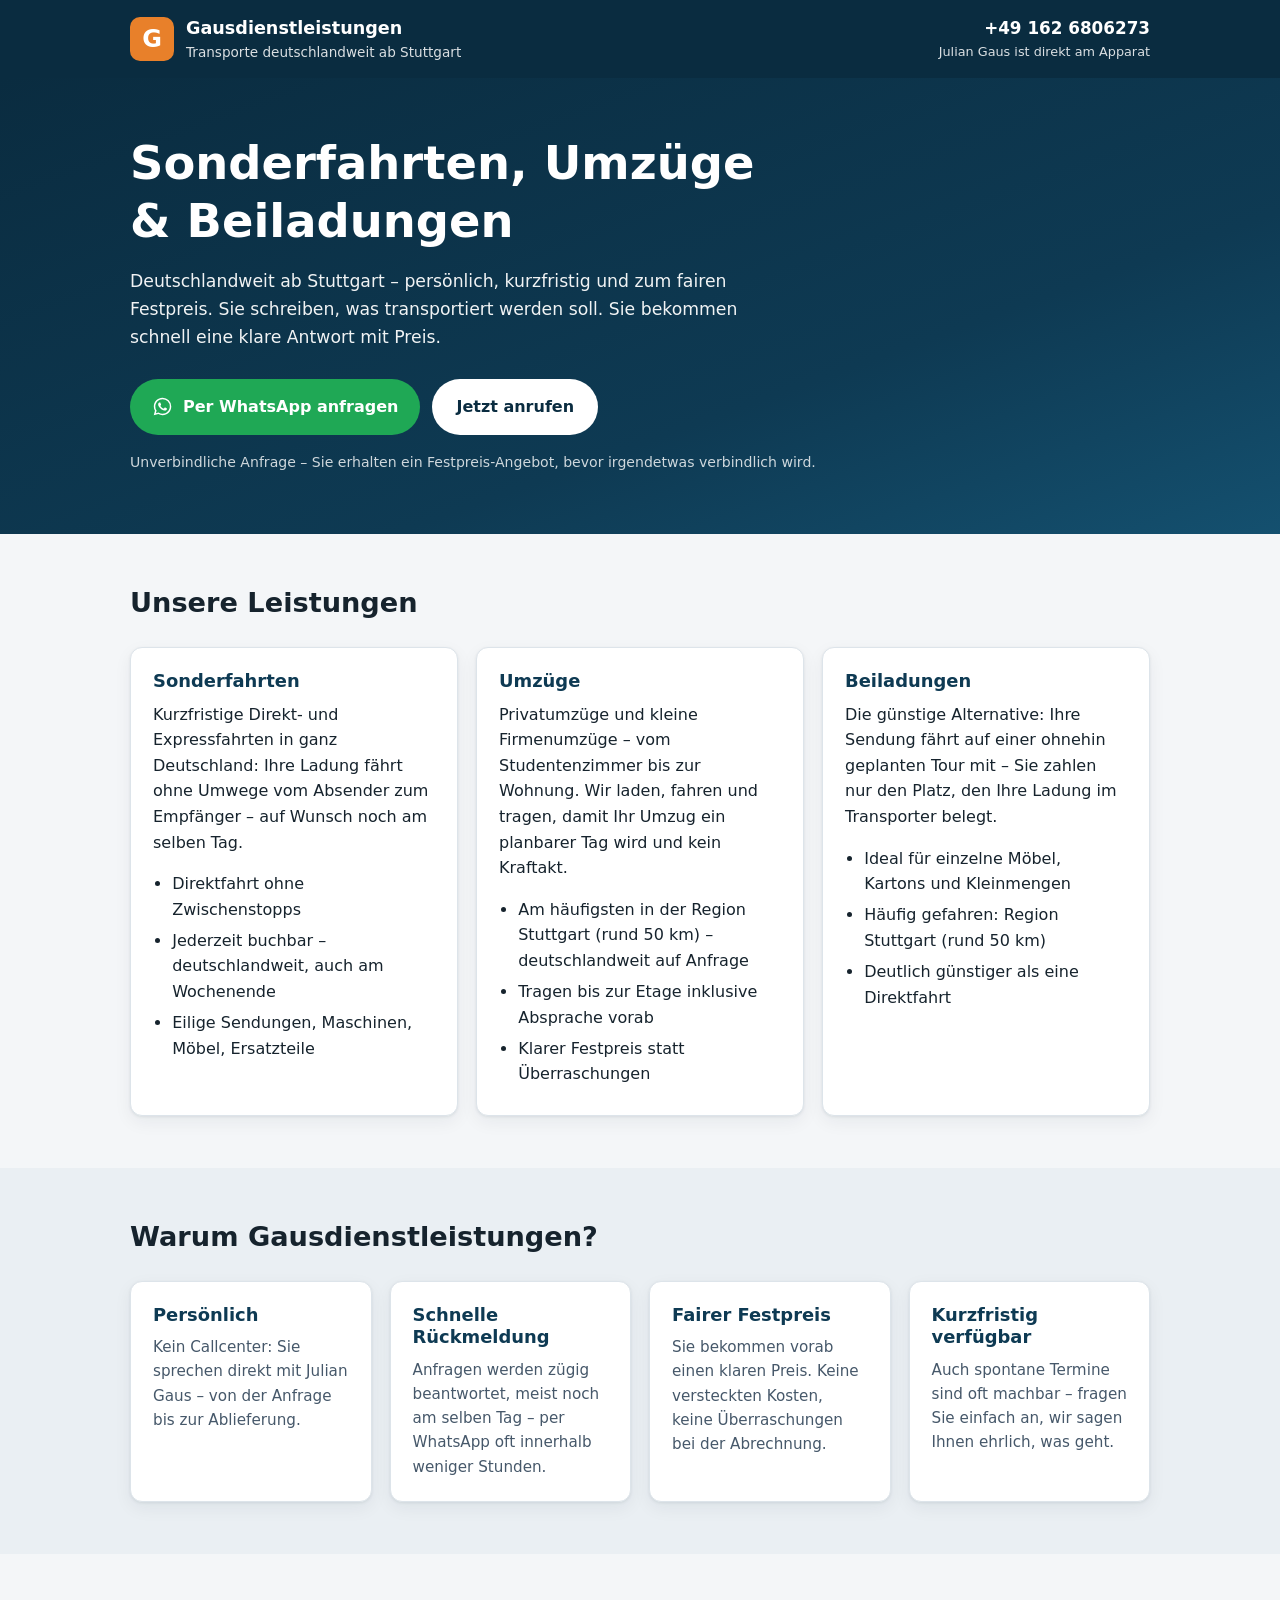
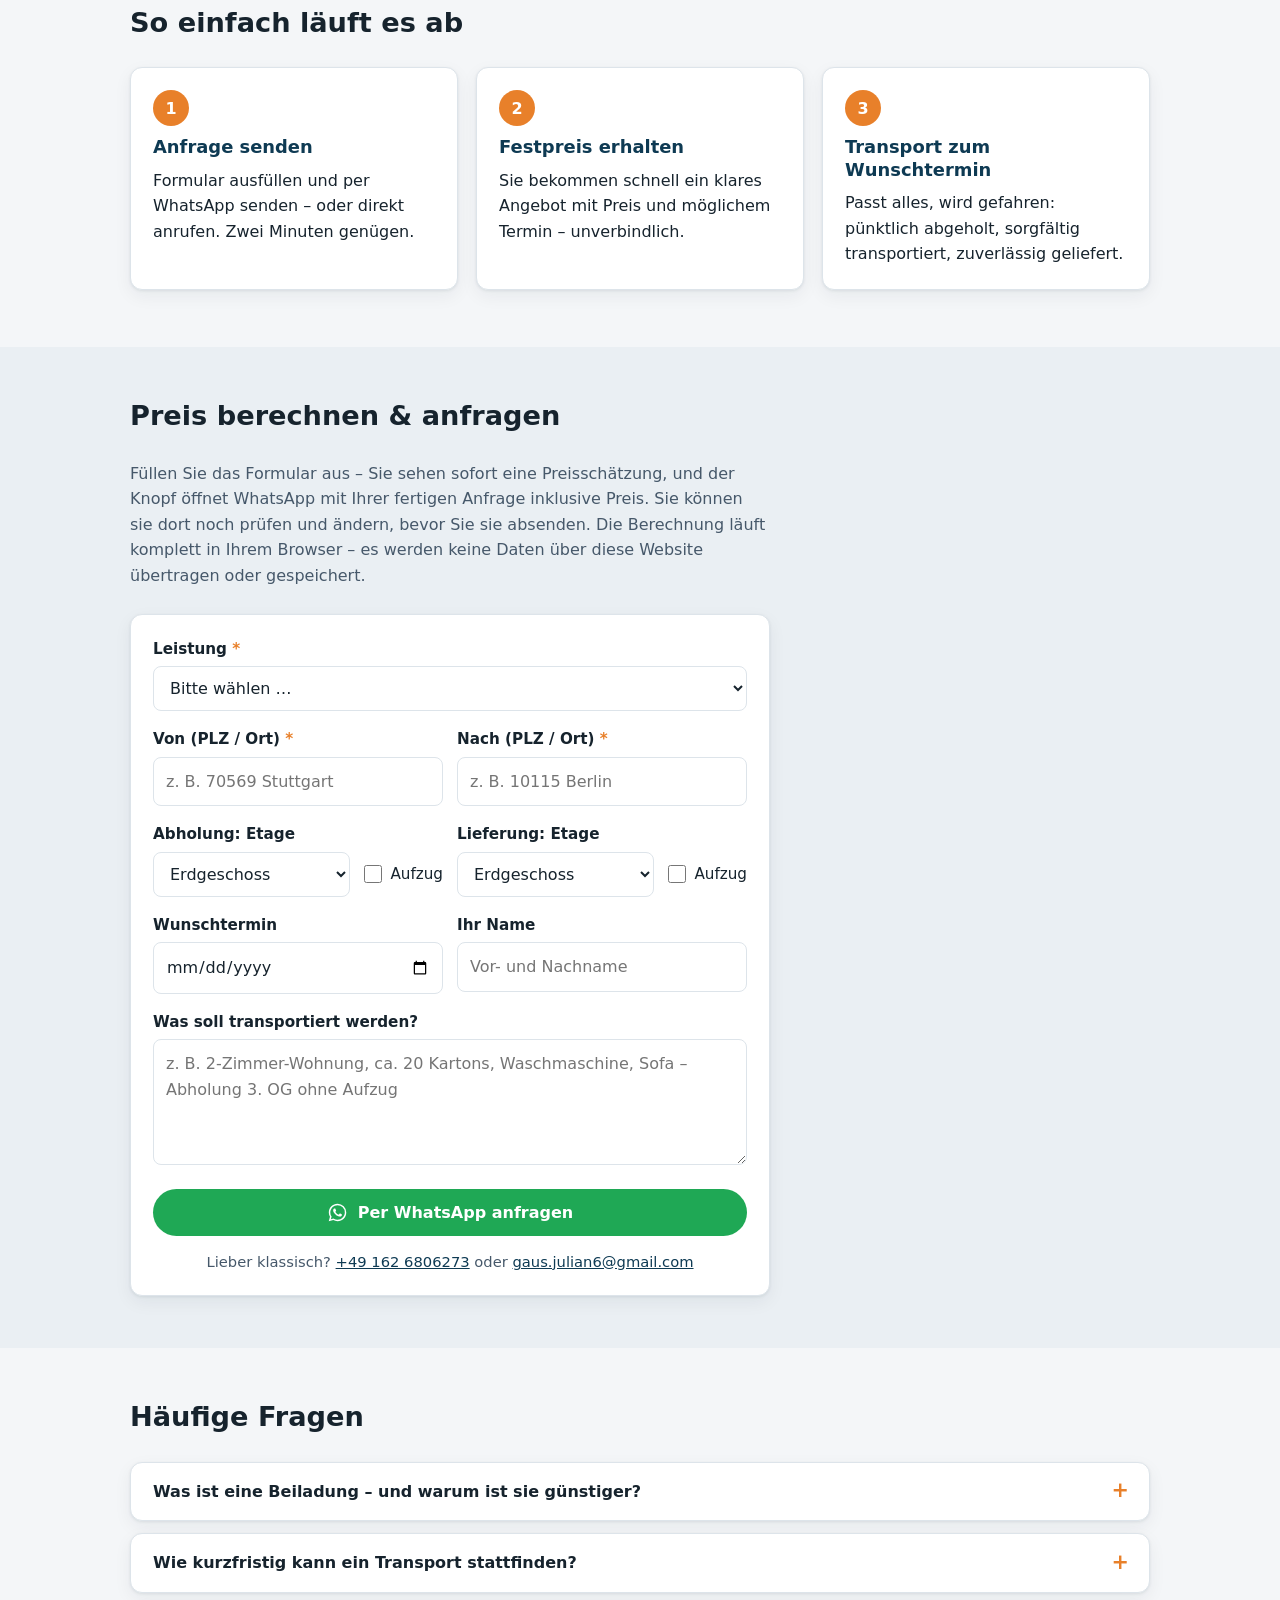
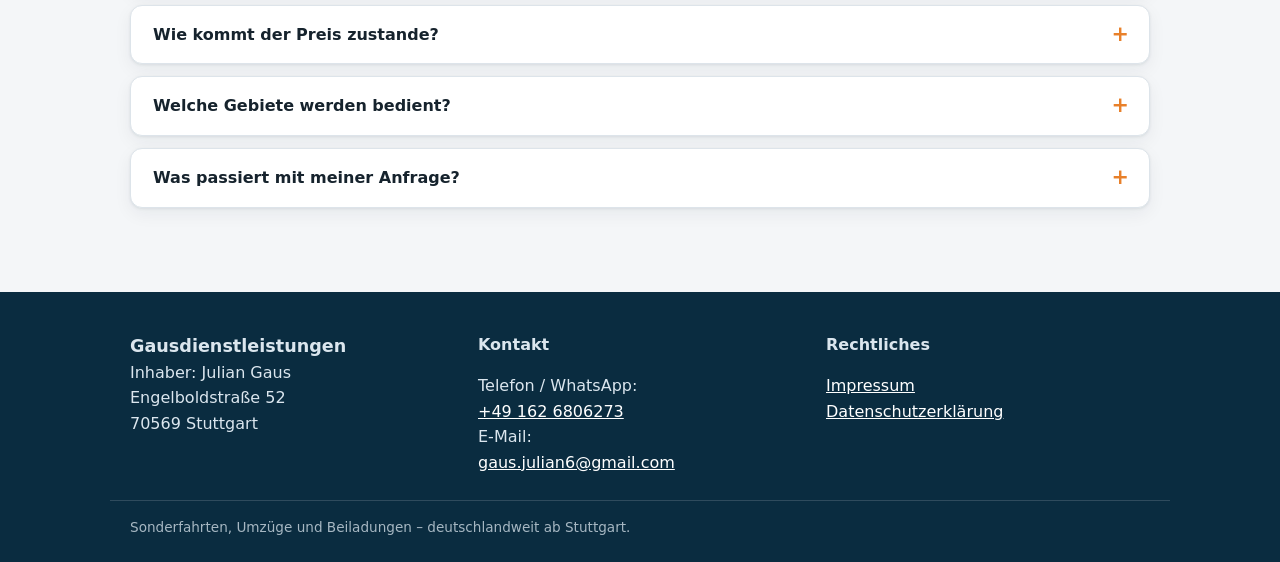
<file: index.html>
<!DOCTYPE html>
<html lang="de">
<head>
  <meta charset="UTF-8">
  <meta name="viewport" content="width=device-width, initial-scale=1.0">
  <title>Gausdienstleistungen – Sonderfahrten, Umzüge &amp; Beiladungen deutschlandweit</title>
  <meta name="description" content="Sonderfahrten, Umzüge und Beiladungen – deutschlandweit ab Stuttgart. Persönlich, kurzfristig, zum fairen Festpreis. Jetzt unverbindlich per WhatsApp oder Telefon anfragen.">
  <link rel="canonical" href="https://keinelvst.github.io/gausdienstleistungen/">
  <meta property="og:type" content="website">
  <meta property="og:title" content="Gausdienstleistungen – Sonderfahrten, Umzüge &amp; Beiladungen">
  <meta property="og:description" content="Transporte deutschlandweit ab Stuttgart: Sonderfahrten, Umzüge und Beiladungen zum fairen Festpreis. Anfrage per WhatsApp – schnelle Rückmeldung.">
  <meta property="og:url" content="https://keinelvst.github.io/gausdienstleistungen/">
  <meta property="og:locale" content="de_DE">
  <link rel="icon" href="data:image/svg+xml,%3Csvg%20xmlns='http://www.w3.org/2000/svg'%20viewBox='0%200%2032%2032'%3E%3Crect%20width='32'%20height='32'%20rx='7'%20fill='%230e3a53'/%3E%3Ctext%20x='16'%20y='23'%20font-family='Arial,sans-serif'%20font-size='19'%20font-weight='bold'%20fill='%23ffffff'%20text-anchor='middle'%3EG%3C/text%3E%3C/svg%3E">
  <link rel="stylesheet" href="style.css">
  <script type="application/ld+json">
  {
    "@context": "https://schema.org",
    "@type": "MovingCompany",
    "name": "Gausdienstleistungen",
    "description": "Sonderfahrten, Umzüge und Beiladungen deutschlandweit ab Stuttgart.",
    "url": "https://keinelvst.github.io/gausdienstleistungen/",
    "telephone": "+491626806273",
    "email": "gaus.julian6@gmail.com",
    "address": {
      "@type": "PostalAddress",
      "streetAddress": "Engelboldstraße 52",
      "postalCode": "70569",
      "addressLocality": "Stuttgart",
      "addressCountry": "DE"
    },
    "areaServed": { "@type": "Country", "name": "Deutschland" },
    "founder": { "@type": "Person", "name": "Julian Gaus" },
    "priceRange": "€€"
  }
  </script>
</head>
<body>

  <header class="site-header">
    <div class="wrap header-row">
      <div class="brand">
        <span class="brand-logo" aria-hidden="true">G</span>
        <div>
          <p class="brand-name">Gausdienstleistungen</p>
          <p class="brand-tag">Transporte deutschlandweit ab Stuttgart</p>
        </div>
      </div>
      <p class="header-kontakt">
        <a class="header-tel" href="tel:+491626806273">+49&nbsp;162&nbsp;6806273</a>
        <span class="header-sub">Julian Gaus ist direkt am Apparat</span>
      </p>
    </div>
  </header>

  <section class="hero">
    <div class="wrap">
      <h1>Sonderfahrten, Umzüge &amp;&nbsp;Beiladungen</h1>
      <p class="hero-sub">Deutschlandweit ab Stuttgart – persönlich, kurzfristig und zum fairen Festpreis.
         Sie schreiben, was transportiert werden soll. Sie bekommen schnell eine klare Antwort mit Preis.</p>
      <div class="hero-cta">
        <a class="btn btn-wa" href="https://wa.me/491626806273?text=Hallo%20Julian%2C%20ich%20habe%20eine%20Transportanfrage." target="_blank" rel="noopener">
          <svg class="icon" viewBox="0 0 24 24" aria-hidden="true"><path fill="currentColor" d="M12.04 2c-5.5 0-9.98 4.47-9.98 9.97 0 1.76.46 3.47 1.34 4.98L2 22l5.18-1.36a9.96 9.96 0 0 0 4.86 1.24h.01c5.5 0 9.97-4.47 9.97-9.97A9.9 9.9 0 0 0 19.1 4.9 9.9 9.9 0 0 0 12.04 2Zm0 18.2h-.01a8.3 8.3 0 0 1-4.22-1.16l-.3-.18-3.07.8.82-3-.2-.3a8.26 8.26 0 0 1-1.27-4.4c0-4.56 3.72-8.27 8.28-8.27a8.2 8.2 0 0 1 5.85 2.43 8.2 8.2 0 0 1 2.42 5.86c0 4.56-3.71 8.27-8.27 8.27h-.03Zm4.54-6.2c-.25-.12-1.47-.72-1.7-.8-.22-.09-.39-.13-.55.12-.17.25-.64.8-.78.97-.15.17-.29.19-.54.06-.25-.12-1.05-.38-2-1.23a7.5 7.5 0 0 1-1.38-1.72c-.15-.25-.02-.38.11-.51.11-.11.25-.29.37-.43.13-.15.17-.25.25-.42.08-.17.04-.31-.02-.43-.06-.13-.55-1.34-.76-1.84-.2-.48-.4-.42-.55-.42h-.47c-.17 0-.43.06-.66.3-.22.25-.86.85-.86 2.07 0 1.22.89 2.4 1.01 2.56.13.17 1.75 2.67 4.23 3.74.59.26 1.05.41 1.41.52.6.19 1.13.16 1.56.1.48-.07 1.47-.6 1.67-1.18.21-.58.21-1.07.15-1.18-.06-.1-.23-.16-.48-.29Z"/></svg>
          Per WhatsApp anfragen
        </a>
        <a class="btn btn-call" href="tel:+491626806273">Jetzt anrufen</a>
      </div>
      <p class="hero-note">Unverbindliche Anfrage – Sie erhalten ein Festpreis-Angebot, bevor irgendetwas verbindlich wird.</p>
    </div>
  </section>

  <main>

    <section id="leistungen" class="section">
      <div class="wrap">
        <h2>Unsere Leistungen</h2>
        <div class="cards">
          <article class="card">
            <h3>Sonderfahrten</h3>
            <p>Kurzfristige Direkt- und Expressfahrten in ganz Deutschland: Ihre Ladung fährt ohne Umwege
               vom Absender zum Empfänger – auf Wunsch noch am selben Tag.</p>
            <ul>
              <li>Direktfahrt ohne Zwischenstopps</li>
              <li>Jederzeit buchbar – deutschlandweit, auch am Wochenende</li>
              <li>Eilige Sendungen, Maschinen, Möbel, Ersatzteile</li>
            </ul>
          </article>
          <article class="card">
            <h3>Umzüge</h3>
            <p>Privatumzüge und kleine Firmenumzüge – vom Studentenzimmer bis zur Wohnung.
               Wir laden, fahren und tragen, damit Ihr Umzug ein planbarer Tag wird und kein Kraftakt.</p>
            <ul>
              <li>Am häufigsten in der Region Stuttgart (rund 50&nbsp;km) – deutschlandweit auf Anfrage</li>
              <li>Tragen bis zur Etage inklusive Absprache vorab</li>
              <li>Klarer Festpreis statt Überraschungen</li>
            </ul>
          </article>
          <article class="card">
            <h3>Beiladungen</h3>
            <p>Die günstige Alternative: Ihre Sendung fährt auf einer ohnehin geplanten Tour mit –
               Sie zahlen nur den Platz, den Ihre Ladung im Transporter belegt.</p>
            <ul>
              <li>Ideal für einzelne Möbel, Kartons und Kleinmengen</li>
              <li>Häufig gefahren: Region Stuttgart (rund 50&nbsp;km)</li>
              <li>Deutlich günstiger als eine Direktfahrt</li>
            </ul>
          </article>
        </div>
      </div>
    </section>

    <section id="warum" class="section section-alt">
      <div class="wrap">
        <h2>Warum Gausdienstleistungen?</h2>
        <div class="cards cards-4">
          <div class="card card-slim">
            <h3>Persönlich</h3>
            <p>Kein Callcenter: Sie sprechen direkt mit Julian Gaus – von der Anfrage bis zur Ablieferung.</p>
          </div>
          <div class="card card-slim">
            <h3>Schnelle Rückmeldung</h3>
            <p>Anfragen werden zügig beantwortet, meist noch am selben Tag – per WhatsApp oft innerhalb weniger Stunden.</p>
          </div>
          <div class="card card-slim">
            <h3>Fairer Festpreis</h3>
            <p>Sie bekommen vorab einen klaren Preis. Keine versteckten Kosten, keine Überraschungen bei der Abrechnung.</p>
          </div>
          <div class="card card-slim">
            <h3>Kurzfristig verfügbar</h3>
            <p>Auch spontane Termine sind oft machbar – fragen Sie einfach an, wir sagen Ihnen ehrlich, was geht.</p>
          </div>
        </div>
      </div>
    </section>

    <section id="ablauf" class="section">
      <div class="wrap">
        <h2>So einfach läuft es ab</h2>
        <ol class="steps">
          <li class="card">
            <span class="step-num" aria-hidden="true">1</span>
            <h3>Anfrage senden</h3>
            <p>Formular ausfüllen und per WhatsApp senden – oder direkt anrufen. Zwei Minuten genügen.</p>
          </li>
          <li class="card">
            <span class="step-num" aria-hidden="true">2</span>
            <h3>Festpreis erhalten</h3>
            <p>Sie bekommen schnell ein klares Angebot mit Preis und möglichem Termin – unverbindlich.</p>
          </li>
          <li class="card">
            <span class="step-num" aria-hidden="true">3</span>
            <h3>Transport zum Wunschtermin</h3>
            <p>Passt alles, wird gefahren: pünktlich abgeholt, sorgfältig transportiert, zuverlässig geliefert.</p>
          </li>
        </ol>
      </div>
    </section>

    <section id="anfrage" class="section section-alt">
      <div class="wrap">
        <h2>Preis berechnen &amp; anfragen</h2>
        <p class="section-intro">Füllen Sie das Formular aus – Sie sehen sofort eine Preisschätzung,
           und der Knopf öffnet WhatsApp mit Ihrer fertigen Anfrage inklusive Preis. Sie können sie dort
           noch prüfen und ändern, bevor Sie sie absenden. Die Berechnung läuft komplett in Ihrem Browser –
           es werden keine Daten über diese Website übertragen oder gespeichert.</p>
        <form id="anfrage-form" class="card form-card" novalidate>
          <div class="field">
            <label for="f-leistung">Leistung <span class="req">*</span></label>
            <select id="f-leistung" required>
              <option value="">Bitte wählen …</option>
              <option>Sonderfahrt</option>
              <option>Umzug</option>
              <option>Beiladung</option>
              <option>Weiß ich noch nicht</option>
            </select>
          </div>
          <div class="field-row">
            <div class="field">
              <label for="f-von">Von (PLZ / Ort) <span class="req">*</span></label>
              <input type="text" id="f-von" placeholder="z. B. 70569 Stuttgart" required>
            </div>
            <div class="field">
              <label for="f-nach">Nach (PLZ / Ort) <span class="req">*</span></label>
              <input type="text" id="f-nach" placeholder="z. B. 10115 Berlin" required>
            </div>
          </div>
          <div id="block-menge" class="field" hidden>
            <label for="f-menge">Wie viel soll transportiert werden?</label>
            <select id="f-menge"></select>
            <div class="field feld-m3" hidden>
              <label for="f-m3">Menge in m³</label>
              <input type="number" id="f-m3" min="0.5" step="0.5" inputmode="decimal" placeholder="z. B. 6">
            </div>
          </div>
          <div id="block-etagen" class="field-row" hidden>
            <div class="field">
              <label for="f-von-etage">Abholung: Etage</label>
              <div class="etage-zeile">
                <select id="f-von-etage">
                  <option value="0">Erdgeschoss</option>
                  <option value="1">1. Etage</option>
                  <option value="2">2. Etage</option>
                  <option value="3">3. Etage</option>
                  <option value="4">4. Etage</option>
                  <option value="5">5. Etage</option>
                  <option value="6">6. Etage oder höher</option>
                </select>
                <label class="check"><input type="checkbox" id="f-von-aufzug"> Aufzug</label>
              </div>
            </div>
            <div class="field">
              <label for="f-nach-etage">Lieferung: Etage</label>
              <div class="etage-zeile">
                <select id="f-nach-etage">
                  <option value="0">Erdgeschoss</option>
                  <option value="1">1. Etage</option>
                  <option value="2">2. Etage</option>
                  <option value="3">3. Etage</option>
                  <option value="4">4. Etage</option>
                  <option value="5">5. Etage</option>
                  <option value="6">6. Etage oder höher</option>
                </select>
                <label class="check"><input type="checkbox" id="f-nach-aufzug"> Aufzug</label>
              </div>
            </div>
          </div>
          <div id="block-schwer" class="field" hidden>
            <p class="feld-titel">Schwere Einzelstücke (über 40&nbsp;kg) – Anzahl</p>
            <div class="schwer-grid">
              <label>40–60&nbsp;kg <span class="schwer-beispiel">z.&nbsp;B. Trockner, Kommode</span>
                <input type="number" id="f-s40" min="0" max="20" value="0" inputmode="numeric"></label>
              <label>60–80&nbsp;kg <span class="schwer-beispiel">z.&nbsp;B. Waschmaschine</span>
                <input type="number" id="f-s60" min="0" max="20" value="0" inputmode="numeric"></label>
              <label>80–100&nbsp;kg <span class="schwer-beispiel">z.&nbsp;B. Kühl-Gefrier-Kombi</span>
                <input type="number" id="f-s80" min="0" max="20" value="0" inputmode="numeric"></label>
            </div>
            <label class="check"><input type="checkbox" id="f-s100"> Einzelstück über 100&nbsp;kg (z.&nbsp;B. Klavier, Tresor)</label>
          </div>
          <div id="block-gewicht" class="field" hidden>
            <label for="f-gewicht">Gesamtgewicht (grob)</label>
            <select id="f-gewicht">
              <option value="300">unter 300 kg</option>
              <option value="700">300–700 kg</option>
              <option value="1200">700–1.200 kg</option>
              <option value="ueber">über 1.200 kg</option>
            </select>
          </div>
          <div id="block-extras" class="field" hidden>
            <p class="feld-titel">Extras</p>
            <div class="field-row">
              <div class="field">
                <label for="f-halteverbot">Halteverbotszone einrichten?</label>
                <select id="f-halteverbot">
                  <option value="0">Nicht nötig</option>
                  <option value="1">An einer Adresse</option>
                  <option value="2">An beiden Adressen</option>
                </select>
              </div>
              <div class="field" id="feld-montage">
                <label for="f-montage">Möbel ab- und aufbauen?</label>
                <select id="f-montage">
                  <option value="0">Nein, machen wir selbst</option>
                  <option value="1">Wenig (ca. 1 Std.)</option>
                  <option value="2">Mittel (ca. 2 Std.)</option>
                  <option value="4">Viel (ca. 4 Std.)</option>
                </select>
              </div>
            </div>
            <label class="check"><input type="checkbox" id="f-verpackung"> Verpackungsmaterial benötigt (Kartons, Decken – Preis nach Absprache)</label>
          </div>
          <div id="block-traeger" class="field" hidden>
            <label class="check"><input type="checkbox" id="f-traeger"> <span id="f-traeger-label">Tragehilfe benötigt</span></label>
          </div>
          <div class="field-row">
            <div class="field">
              <label for="f-termin">Wunschtermin</label>
              <input type="date" id="f-termin">
            </div>
            <div class="field">
              <label for="f-name">Ihr Name</label>
              <input type="text" id="f-name" autocomplete="name" placeholder="Vor- und Nachname">
            </div>
          </div>
          <div class="field">
            <label for="f-nachricht">Was soll transportiert werden?</label>
            <textarea id="f-nachricht" rows="4" placeholder="z. B. 2-Zimmer-Wohnung, ca. 20 Kartons, Waschmaschine, Sofa – Abholung 3. OG ohne Aufzug"></textarea>
          </div>
          <div id="preis-box" class="preis-box" aria-live="polite" hidden></div>
          <p id="strecken-hinweis" class="strecken-hinweis" aria-live="polite" hidden>
            <strong>Hinweis zur Strecke:</strong> Diese Strecke wird selten gefahren – es kann daher
            länger dauern, bis Ihr Auftrag angenommen wird. Sie können trotzdem gerne anfragen.
            Wenn es schnell gehen soll: Sonderfahrten fahren wir jederzeit – wählen Sie oben einfach
            „Sonderfahrt“.
          </p>
          <button type="submit" class="btn btn-wa btn-block">
            <svg class="icon" viewBox="0 0 24 24" aria-hidden="true"><path fill="currentColor" d="M12.04 2c-5.5 0-9.98 4.47-9.98 9.97 0 1.76.46 3.47 1.34 4.98L2 22l5.18-1.36a9.96 9.96 0 0 0 4.86 1.24h.01c5.5 0 9.97-4.47 9.97-9.97A9.9 9.9 0 0 0 19.1 4.9 9.9 9.9 0 0 0 12.04 2Zm0 18.2h-.01a8.3 8.3 0 0 1-4.22-1.16l-.3-.18-3.07.8.82-3-.2-.3a8.26 8.26 0 0 1-1.27-4.4c0-4.56 3.72-8.27 8.28-8.27a8.2 8.2 0 0 1 5.85 2.43 8.2 8.2 0 0 1 2.42 5.86c0 4.56-3.71 8.27-8.27 8.27h-.03Zm4.54-6.2c-.25-.12-1.47-.72-1.7-.8-.22-.09-.39-.13-.55.12-.17.25-.64.8-.78.97-.15.17-.29.19-.54.06-.25-.12-1.05-.38-2-1.23a7.5 7.5 0 0 1-1.38-1.72c-.15-.25-.02-.38.11-.51.11-.11.25-.29.37-.43.13-.15.17-.25.25-.42.08-.17.04-.31-.02-.43-.06-.13-.55-1.34-.76-1.84-.2-.48-.4-.42-.55-.42h-.47c-.17 0-.43.06-.66.3-.22.25-.86.85-.86 2.07 0 1.22.89 2.4 1.01 2.56.13.17 1.75 2.67 4.23 3.74.59.26 1.05.41 1.41.52.6.19 1.13.16 1.56.1.48-.07 1.47-.6 1.67-1.18.21-.58.21-1.07.15-1.18-.06-.1-.23-.16-.48-.29Z"/></svg>
            Per WhatsApp anfragen
          </button>
          <p class="form-alt">Lieber klassisch? <a href="tel:+491626806273">+49&nbsp;162&nbsp;6806273</a> oder
             <a href="mailto:gaus.julian6@gmail.com">gaus.julian6@gmail.com</a></p>
        </form>
      </div>
    </section>

    <section id="faq" class="section">
      <div class="wrap">
        <h2>Häufige Fragen</h2>
        <details class="card faq-item">
          <summary>Was ist eine Beiladung – und warum ist sie günstiger?</summary>
          <p>Bei einer Beiladung fährt Ihre Sendung auf einer Tour mit, die ohnehin stattfindet. Sie zahlen nur den
             Anteil des Laderaums, den Ihre Ladung belegt – dadurch ist eine Beiladung deutlich günstiger als eine
             eigene Direktfahrt. Dafür richtet sich der Termin nach der geplanten Tour.</p>
        </details>
        <details class="card faq-item">
          <summary>Wie kurzfristig kann ein Transport stattfinden?</summary>
          <p>Sonderfahrten sind oft sehr kurzfristig möglich – je nach Auslastung auch am selben oder nächsten Tag.
             Fragen Sie einfach mit Ihrem Wunschtermin an; Sie bekommen eine ehrliche Antwort, was machbar ist.</p>
        </details>
        <details class="card faq-item">
          <summary>Wie kommt der Preis zustande?</summary>
          <p>Der Preis richtet sich vor allem nach Strecke, Menge bzw. Volumen und Aufwand beim Be- und Entladen
             (z.&nbsp;B. Etage, Aufzug, schwere Einzelstücke, Tragehilfe). Der Preisrechner im Anfrageformular
             rechnet genau diese Punkte durch und zeigt Ihnen sofort eine ehrliche Spanne. Sie erhalten vorab
             einen Festpreis – der gilt dann auch.</p>
        </details>
        <details class="card faq-item">
          <summary>Welche Gebiete werden bedient?</summary>
          <p>Sonderfahrten fahren wir jederzeit und in ganz Deutschland. Umzüge und Beiladungen fahren
             wir am häufigsten im Umkreis von rund 50&nbsp;km um Stuttgart. Weiter entfernte Strecken
             sind grundsätzlich möglich, werden aber selten gefahren – dort kann es länger dauern,
             bis Ihr Auftrag angenommen wird.</p>
        </details>
        <details class="card faq-item">
          <summary>Was passiert mit meiner Anfrage?</summary>
          <p>Das Formular öffnet nur WhatsApp mit einer vorbereiteten Nachricht – gesendet wird erst, wenn Sie es
             selbst tun. Diese Website speichert nichts und überträgt keine Formulardaten. Details stehen in der
             <a href="datenschutz.html">Datenschutzerklärung</a>.</p>
        </details>
      </div>
    </section>

  </main>

  <footer class="site-footer">
    <div class="wrap footer-grid">
      <div>
        <p class="brand-name">Gausdienstleistungen</p>
        <p>Inhaber: Julian Gaus<br>
           Engelboldstraße&nbsp;52<br>
           70569&nbsp;Stuttgart</p>
      </div>
      <div>
        <p><strong>Kontakt</strong></p>
        <p>
          Telefon / WhatsApp:<br><a href="tel:+491626806273">+49&nbsp;162&nbsp;6806273</a><br>
          E-Mail:<br><a href="mailto:gaus.julian6@gmail.com">gaus.julian6@gmail.com</a>
        </p>
      </div>
      <div>
        <p><strong>Rechtliches</strong></p>
        <p>
          <a href="impressum.html">Impressum</a><br>
          <a href="datenschutz.html">Datenschutzerklärung</a>
        </p>
      </div>
    </div>
    <div class="wrap footer-note">
      <p>Sonderfahrten, Umzüge und Beiladungen – deutschlandweit ab Stuttgart.</p>
    </div>
  </footer>

  <script src="plz-daten.js"></script>
  <script src="rechner.js"></script>
  <script src="script.js"></script>
</body>
</html>
</file>
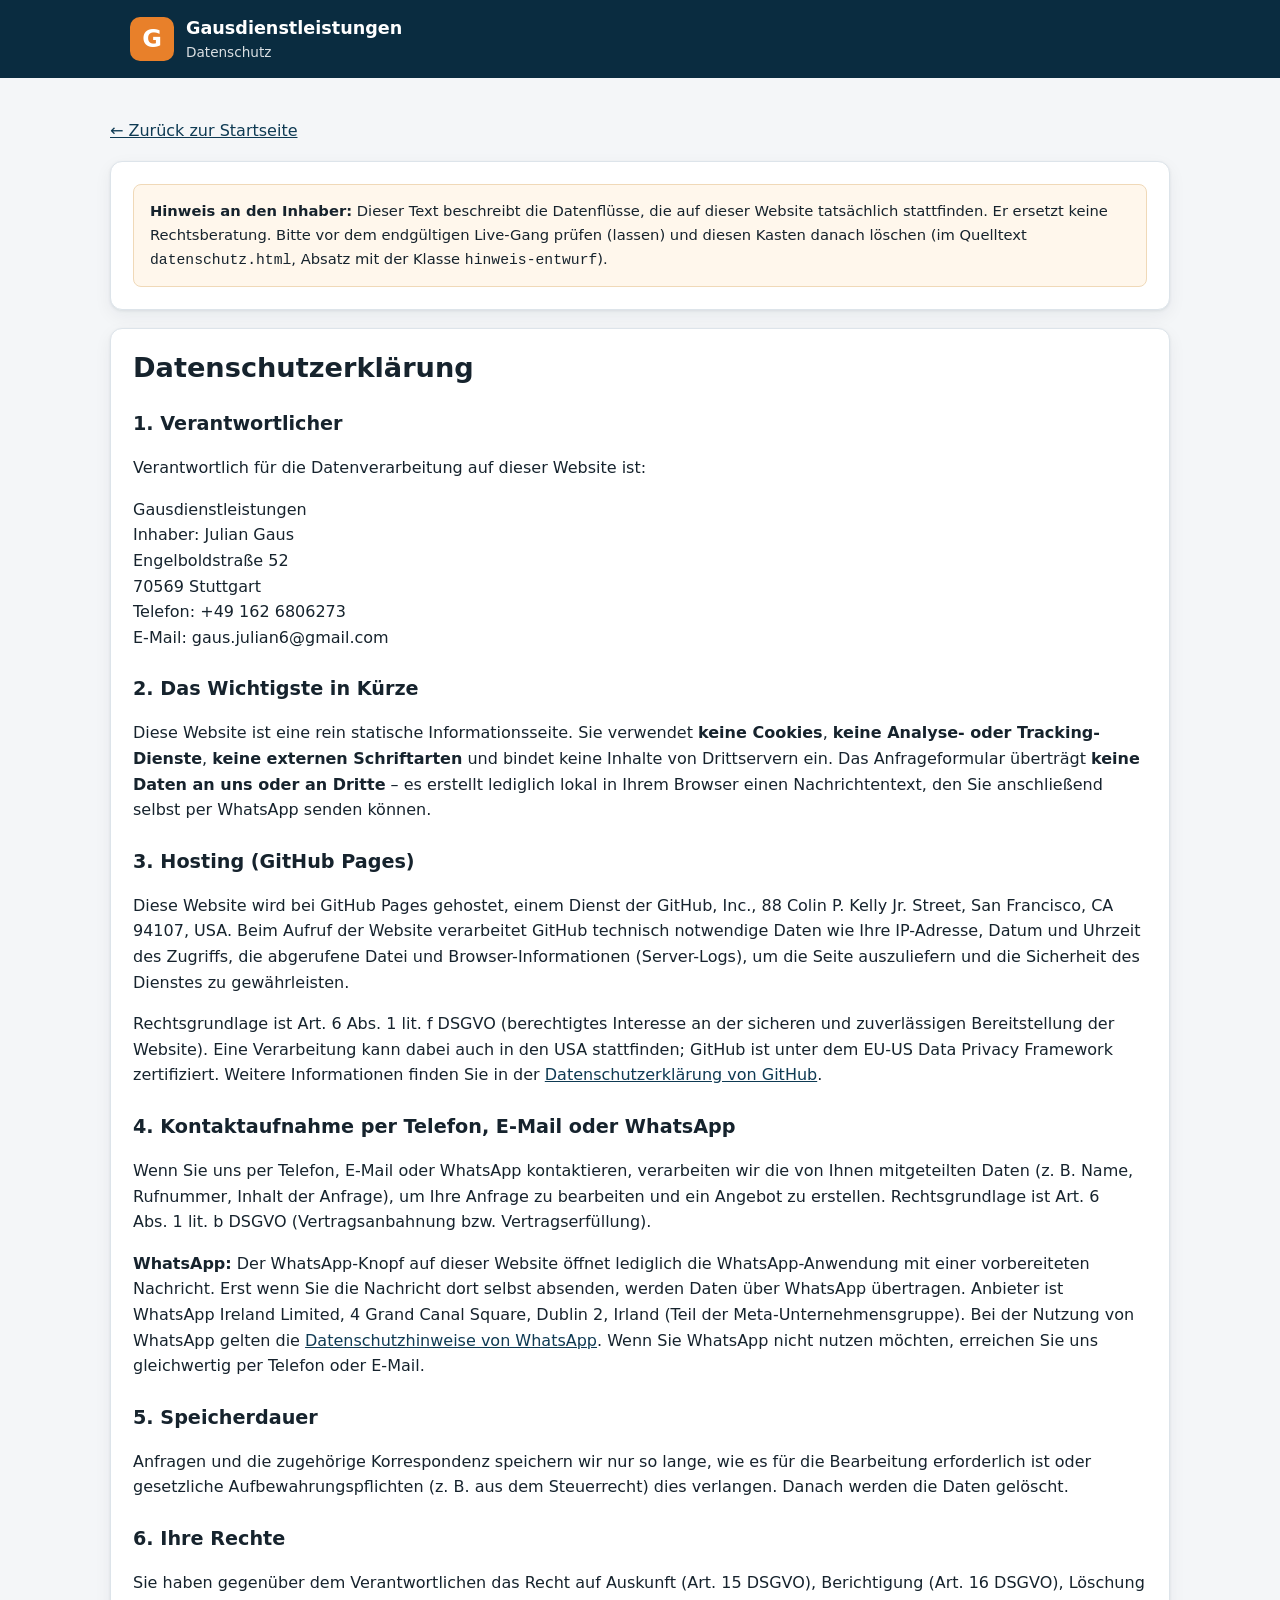
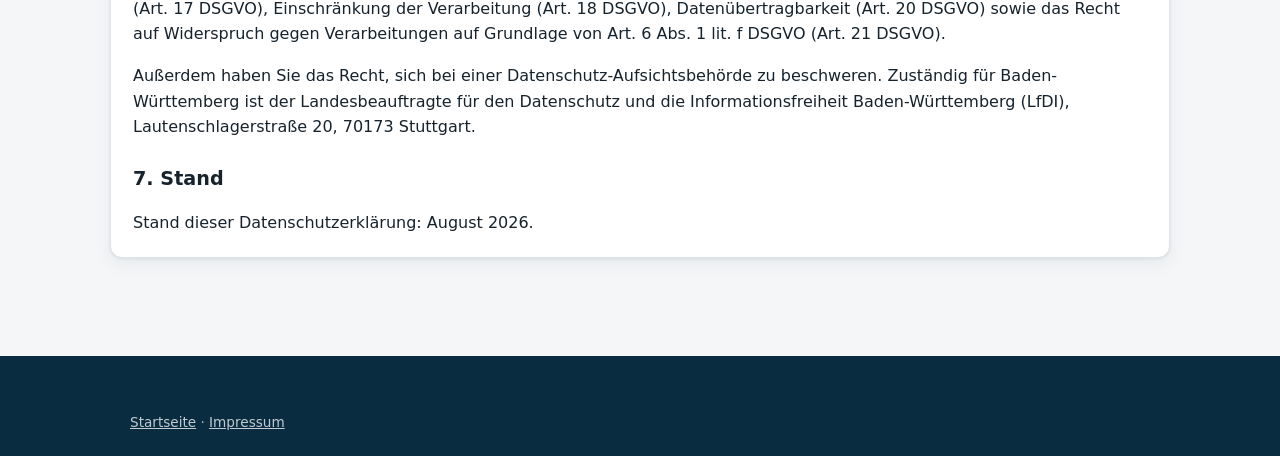
<file: datenschutz.html>
<!DOCTYPE html>
<html lang="de">
<head>
  <meta charset="UTF-8">
  <meta name="viewport" content="width=device-width, initial-scale=1.0">
  <title>Datenschutzerklärung – Gausdienstleistungen</title>
  <meta name="description" content="Datenschutzerklärung von Gausdienstleistungen, Julian Gaus, Stuttgart.">
  <meta name="robots" content="noindex, follow">
  <link rel="canonical" href="https://keinelvst.github.io/gausdienstleistungen/datenschutz.html">
  <link rel="icon" href="data:image/svg+xml,%3Csvg%20xmlns='http://www.w3.org/2000/svg'%20viewBox='0%200%2032%2032'%3E%3Crect%20width='32'%20height='32'%20rx='7'%20fill='%230e3a53'/%3E%3Ctext%20x='16'%20y='23'%20font-family='Arial,sans-serif'%20font-size='19'%20font-weight='bold'%20fill='%23ffffff'%20text-anchor='middle'%3EG%3C/text%3E%3C/svg%3E">
  <link rel="stylesheet" href="style.css">
</head>
<body>

  <header class="site-header">
    <div class="wrap header-row">
      <div class="brand">
        <span class="brand-logo" aria-hidden="true">G</span>
        <div>
          <p class="brand-name">Gausdienstleistungen</p>
          <p class="brand-tag">Datenschutz</p>
        </div>
      </div>
    </div>
  </header>

  <main class="wrap textseite">
    <a class="zurueck" href="index.html">← Zurück zur Startseite</a>

    <div class="card">
      <p class="hinweis-entwurf">
        <strong>Hinweis an den Inhaber:</strong> Dieser Text beschreibt die Datenflüsse, die auf
        dieser Website tatsächlich stattfinden. Er ersetzt keine Rechtsberatung. Bitte vor dem
        endgültigen Live-Gang prüfen (lassen) und diesen Kasten danach löschen (im Quelltext
        <code>datenschutz.html</code>, Absatz mit der Klasse <code>hinweis-entwurf</code>).
      </p>
    </div>

    <div class="card">
      <h1>Datenschutzerklärung</h1>

      <h2>1. Verantwortlicher</h2>
      <p>Verantwortlich für die Datenverarbeitung auf dieser Website ist:</p>
      <p>Gausdienstleistungen<br>
         Inhaber: Julian Gaus<br>
         Engelboldstraße&nbsp;52<br>
         70569&nbsp;Stuttgart<br>
         Telefon: +49&nbsp;162&nbsp;6806273<br>
         E-Mail: gaus.julian6@gmail.com</p>

      <h2>2. Das Wichtigste in Kürze</h2>
      <p>Diese Website ist eine rein statische Informationsseite. Sie verwendet
         <strong>keine Cookies</strong>, <strong>keine Analyse- oder Tracking-Dienste</strong>,
         <strong>keine externen Schriftarten</strong> und bindet keine Inhalte von Drittservern ein.
         Das Anfrageformular überträgt <strong>keine Daten an uns oder an Dritte</strong> – es erstellt
         lediglich lokal in Ihrem Browser einen Nachrichtentext, den Sie anschließend selbst per
         WhatsApp senden können.</p>

      <h2>3. Hosting (GitHub Pages)</h2>
      <p>Diese Website wird bei GitHub Pages gehostet, einem Dienst der GitHub, Inc.,
         88 Colin P. Kelly Jr. Street, San Francisco, CA 94107, USA. Beim Aufruf der Website
         verarbeitet GitHub technisch notwendige Daten wie Ihre IP-Adresse, Datum und Uhrzeit des
         Zugriffs, die abgerufene Datei und Browser-Informationen (Server-Logs), um die Seite
         auszuliefern und die Sicherheit des Dienstes zu gewährleisten.</p>
      <p>Rechtsgrundlage ist Art.&nbsp;6 Abs.&nbsp;1 lit.&nbsp;f DSGVO (berechtigtes Interesse an der
         sicheren und zuverlässigen Bereitstellung der Website). Eine Verarbeitung kann dabei auch in
         den USA stattfinden; GitHub ist unter dem EU-US Data Privacy Framework zertifiziert.
         Weitere Informationen finden Sie in der
         <a href="https://docs.github.com/de/site-policy/privacy-policies/github-privacy-statement"
            target="_blank" rel="noopener">Datenschutzerklärung von GitHub</a>.</p>

      <h2>4. Kontaktaufnahme per Telefon, E-Mail oder WhatsApp</h2>
      <p>Wenn Sie uns per Telefon, E-Mail oder WhatsApp kontaktieren, verarbeiten wir die von Ihnen
         mitgeteilten Daten (z.&nbsp;B. Name, Rufnummer, Inhalt der Anfrage), um Ihre Anfrage zu
         bearbeiten und ein Angebot zu erstellen. Rechtsgrundlage ist Art.&nbsp;6 Abs.&nbsp;1
         lit.&nbsp;b DSGVO (Vertragsanbahnung bzw. Vertragserfüllung).</p>
      <p><strong>WhatsApp:</strong> Der WhatsApp-Knopf auf dieser Website öffnet lediglich die
         WhatsApp-Anwendung mit einer vorbereiteten Nachricht. Erst wenn Sie die Nachricht dort selbst
         absenden, werden Daten über WhatsApp übertragen. Anbieter ist WhatsApp Ireland Limited,
         4 Grand Canal Square, Dublin 2, Irland (Teil der Meta-Unternehmensgruppe). Bei der Nutzung
         von WhatsApp gelten die
         <a href="https://www.whatsapp.com/legal/privacy-policy-eea" target="_blank" rel="noopener">
         Datenschutzhinweise von WhatsApp</a>. Wenn Sie WhatsApp nicht nutzen möchten, erreichen Sie
         uns gleichwertig per Telefon oder E-Mail.</p>

      <h2>5. Speicherdauer</h2>
      <p>Anfragen und die zugehörige Korrespondenz speichern wir nur so lange, wie es für die
         Bearbeitung erforderlich ist oder gesetzliche Aufbewahrungspflichten (z.&nbsp;B. aus dem
         Steuerrecht) dies verlangen. Danach werden die Daten gelöscht.</p>

      <h2>6. Ihre Rechte</h2>
      <p>Sie haben gegenüber dem Verantwortlichen das Recht auf Auskunft (Art.&nbsp;15 DSGVO),
         Berichtigung (Art.&nbsp;16 DSGVO), Löschung (Art.&nbsp;17 DSGVO), Einschränkung der
         Verarbeitung (Art.&nbsp;18 DSGVO), Datenübertragbarkeit (Art.&nbsp;20 DSGVO) sowie das Recht
         auf Widerspruch gegen Verarbeitungen auf Grundlage von Art.&nbsp;6 Abs.&nbsp;1 lit.&nbsp;f
         DSGVO (Art.&nbsp;21 DSGVO).</p>
      <p>Außerdem haben Sie das Recht, sich bei einer Datenschutz-Aufsichtsbehörde zu beschweren.
         Zuständig für Baden-Württemberg ist der Landesbeauftragte für den Datenschutz und die
         Informationsfreiheit Baden-Württemberg (LfDI), Lautenschlagerstraße&nbsp;20,
         70173&nbsp;Stuttgart.</p>

      <h2>7. Stand</h2>
      <p>Stand dieser Datenschutzerklärung: August 2026.</p>
    </div>
  </main>

  <footer class="site-footer">
    <div class="wrap footer-note">
      <p><a href="index.html">Startseite</a> · <a href="impressum.html">Impressum</a></p>
    </div>
  </footer>

</body>
</html>
</file>
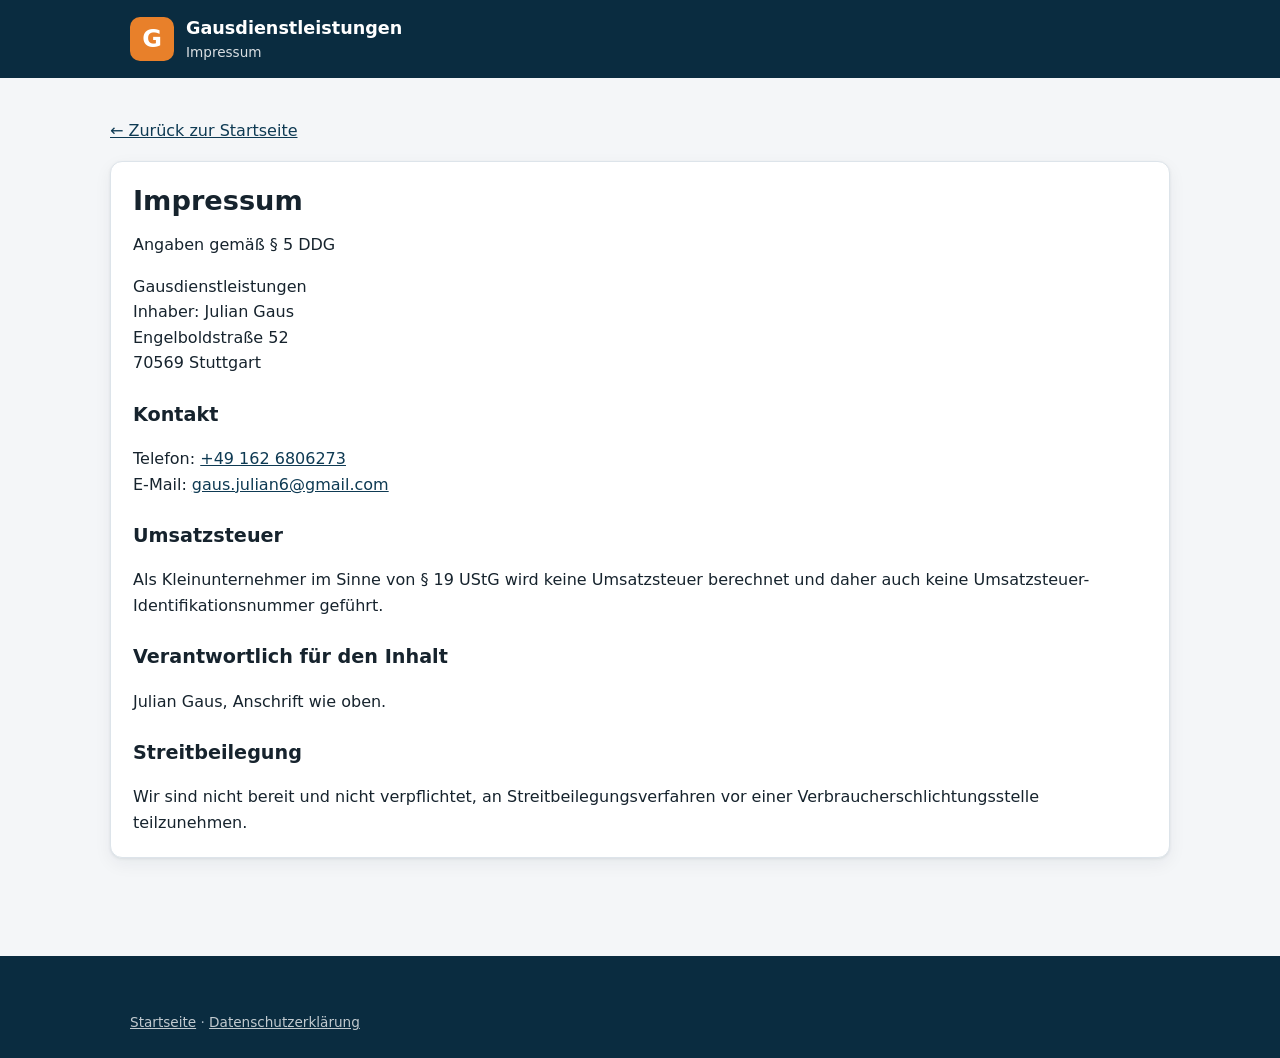
<file: impressum.html>
<!DOCTYPE html>
<html lang="de">
<head>
  <meta charset="UTF-8">
  <meta name="viewport" content="width=device-width, initial-scale=1.0">
  <title>Impressum – Gausdienstleistungen</title>
  <meta name="description" content="Impressum von Gausdienstleistungen, Julian Gaus, Stuttgart.">
  <meta name="robots" content="noindex, follow">
  <link rel="canonical" href="https://keinelvst.github.io/gausdienstleistungen/impressum.html">
  <link rel="icon" href="data:image/svg+xml,%3Csvg%20xmlns='http://www.w3.org/2000/svg'%20viewBox='0%200%2032%2032'%3E%3Crect%20width='32'%20height='32'%20rx='7'%20fill='%230e3a53'/%3E%3Ctext%20x='16'%20y='23'%20font-family='Arial,sans-serif'%20font-size='19'%20font-weight='bold'%20fill='%23ffffff'%20text-anchor='middle'%3EG%3C/text%3E%3C/svg%3E">
  <link rel="stylesheet" href="style.css">
</head>
<body>

  <header class="site-header">
    <div class="wrap header-row">
      <div class="brand">
        <span class="brand-logo" aria-hidden="true">G</span>
        <div>
          <p class="brand-name">Gausdienstleistungen</p>
          <p class="brand-tag">Impressum</p>
        </div>
      </div>
    </div>
  </header>

  <main class="wrap textseite">
    <a class="zurueck" href="index.html">← Zurück zur Startseite</a>

    <div class="card">
      <h1>Impressum</h1>
      <p>Angaben gemäß §&nbsp;5 DDG</p>

      <p>Gausdienstleistungen<br>
         Inhaber: Julian Gaus<br>
         Engelboldstraße&nbsp;52<br>
         70569&nbsp;Stuttgart</p>

      <h2>Kontakt</h2>
      <p>Telefon: <a href="tel:+491626806273">+49&nbsp;162&nbsp;6806273</a><br>
         E-Mail: <a href="mailto:gaus.julian6@gmail.com">gaus.julian6@gmail.com</a></p>

      <h2>Umsatzsteuer</h2>
      <p>Als Kleinunternehmer im Sinne von §&nbsp;19 UStG wird keine Umsatzsteuer berechnet
         und daher auch keine Umsatzsteuer-Identifikations&shy;nummer geführt.</p>

      <h2>Verantwortlich für den Inhalt</h2>
      <p>Julian Gaus, Anschrift wie oben.</p>

      <h2>Streitbeilegung</h2>
      <p>Wir sind nicht bereit und nicht verpflichtet, an Streitbeilegungsverfahren vor einer
         Verbraucherschlichtungsstelle teilzunehmen.</p>
    </div>
  </main>

  <footer class="site-footer">
    <div class="wrap footer-note">
      <p><a href="index.html">Startseite</a> · <a href="datenschutz.html">Datenschutzerklärung</a></p>
    </div>
  </footer>

</body>
</html>
</file>
<file: style.css>
/* Gausdienstleistungen – Transporte deutschlandweit ab Stuttgart
   Eigenständiges Stylesheet ohne externe Abhängigkeiten (keine Webfonts, kein CDN). */

:root {
  --ink: #16232d;
  --ink-soft: #46586a;
  --bg: #f4f6f8;
  --card: #ffffff;
  --line: #dde4ea;
  --brand: #0e3a53;
  --brand-deep: #0a2c40;
  --accent: #e8802a;
  --wa: #1fa855;
  --wa-deep: #17853f;
  --radius: 12px;
  --shadow: 0 1px 3px rgba(16, 35, 48, 0.08), 0 6px 18px rgba(16, 35, 48, 0.06);
}

* { box-sizing: border-box; }

html { scroll-behavior: smooth; }

body {
  margin: 0;
  font-family: system-ui, -apple-system, "Segoe UI", Roboto, "Helvetica Neue", Arial, sans-serif;
  font-size: 16px;
  line-height: 1.6;
  color: var(--ink);
  background: var(--bg);
  -webkit-text-size-adjust: 100%;
}

.wrap {
  max-width: 1060px;
  margin: 0 auto;
  padding: 0 20px;
}

h1, h2, h3 { line-height: 1.25; margin: 0 0 0.5em; }
h2 { font-size: 1.7rem; margin-bottom: 1em; }
h3 { font-size: 1.12rem; }
p { margin: 0 0 1em; }
p:last-child { margin-bottom: 0; }
ul { margin: 0; padding-left: 1.2em; }
li { margin-bottom: 0.35em; }
a { color: var(--brand); }
a:hover { color: var(--brand-deep); }

/* ── Kopfbereich ─────────────────────────────────────────── */

.site-header {
  background: var(--brand-deep);
  color: #fff;
  padding: 14px 0;
}

.header-row {
  display: flex;
  align-items: center;
  justify-content: space-between;
  gap: 16px;
  flex-wrap: wrap;
}

.brand { display: flex; align-items: center; gap: 12px; }

.brand-logo {
  display: inline-flex;
  align-items: center;
  justify-content: center;
  width: 44px;
  height: 44px;
  border-radius: 10px;
  background: var(--accent);
  color: #fff;
  font-size: 1.5rem;
  font-weight: 700;
  flex: none;
}

.brand-name { margin: 0; font-weight: 700; font-size: 1.1rem; }
.brand-tag { margin: 0; font-size: 0.85rem; opacity: 0.85; }

.header-kontakt { margin: 0; text-align: right; }
.header-tel {
  color: #fff;
  font-weight: 700;
  font-size: 1.05rem;
  text-decoration: none;
}
.header-tel:hover { color: #ffd9b3; }
.header-sub { display: block; font-size: 0.8rem; opacity: 0.85; }

/* ── Hero ────────────────────────────────────────────────── */

.hero {
  background: linear-gradient(160deg, var(--brand-deep) 0%, var(--brand) 65%, #14506f 100%);
  color: #fff;
  padding: 56px 0 60px;
}

.hero h1 { font-size: clamp(1.9rem, 4.5vw, 2.9rem); margin-bottom: 0.4em; }

.hero-sub {
  max-width: 640px;
  font-size: 1.08rem;
  opacity: 0.94;
  margin-bottom: 1.6em;
}

.hero-cta { display: flex; gap: 12px; flex-wrap: wrap; }

.hero-note { margin-top: 1.2em; font-size: 0.88rem; opacity: 0.8; }

/* ── Knöpfe ──────────────────────────────────────────────── */

.btn {
  display: inline-flex;
  align-items: center;
  justify-content: center;
  gap: 10px;
  padding: 13px 22px;
  border: 0;
  border-radius: 999px;
  font-size: 1rem;
  font-weight: 700;
  font-family: inherit;
  text-decoration: none;
  cursor: pointer;
  transition: background-color 0.15s ease, transform 0.05s ease;
}
.btn:active { transform: translateY(1px); }

.btn-wa { background: var(--wa); color: #fff; }
.btn-wa:hover { background: var(--wa-deep); color: #fff; }

.btn-call {
  background: #fff;
  color: var(--brand-deep);
  border: 2px solid rgba(255, 255, 255, 0.9);
}
.btn-call:hover { background: #eaf1f6; color: var(--brand-deep); }

.btn-block { width: 100%; }

.icon { width: 21px; height: 21px; flex: none; }

/* ── Abschnitte & Karten ─────────────────────────────────── */

.section { padding: 52px 0; }
.section-alt { background: #eaeff3; }

.section-intro { max-width: 640px; color: var(--ink-soft); margin-bottom: 1.6em; }

.cards {
  display: grid;
  grid-template-columns: repeat(auto-fit, minmax(260px, 1fr));
  gap: 18px;
}
.cards-4 { grid-template-columns: repeat(auto-fit, minmax(220px, 1fr)); }

.card {
  background: var(--card);
  border: 1px solid var(--line);
  border-radius: var(--radius);
  box-shadow: var(--shadow);
  padding: 22px;
}

.card h3 { color: var(--brand); }
.card-slim p { color: var(--ink-soft); font-size: 0.95rem; }

/* ── Ablauf ──────────────────────────────────────────────── */

.steps {
  list-style: none;
  margin: 0;
  padding: 0;
  display: grid;
  grid-template-columns: repeat(auto-fit, minmax(240px, 1fr));
  gap: 18px;
  counter-reset: step;
}

.step-num {
  display: inline-flex;
  align-items: center;
  justify-content: center;
  width: 36px;
  height: 36px;
  border-radius: 50%;
  background: var(--accent);
  color: #fff;
  font-weight: 700;
  margin-bottom: 10px;
}

/* ── Formular ────────────────────────────────────────────── */

.form-card { max-width: 640px; }

.field { margin-bottom: 16px; flex: 1; }

.field-row { display: flex; gap: 14px; flex-wrap: wrap; }
.field-row .field { min-width: 220px; }

label { display: block; font-weight: 600; margin-bottom: 5px; font-size: 0.95rem; }
.req { color: var(--accent); }

input, select, textarea {
  width: 100%;
  padding: 11px 12px;
  border: 1px solid var(--line);
  border-radius: 8px;
  font: inherit;
  color: var(--ink);
  background: #fff;
}

input:focus, select:focus, textarea:focus, .btn:focus-visible, a:focus-visible, summary:focus-visible {
  outline: 3px solid rgba(232, 128, 42, 0.45);
  outline-offset: 1px;
}

textarea { resize: vertical; }

.field-error {
  color: #b3341f;
  font-size: 0.88rem;
  margin: 6px 0 0;
}

/* ── Preisrechner ────────────────────────────────────────── */

.feld-titel { font-weight: 600; margin-bottom: 8px; font-size: 0.95rem; }

.check {
  display: inline-flex;
  align-items: center;
  gap: 8px;
  font-weight: 400;
  cursor: pointer;
  margin: 0;
}
.check input { width: auto; margin: 0; accent-color: var(--brand); width: 18px; height: 18px; flex: none; }

.etage-zeile { display: flex; align-items: center; gap: 14px; }
.etage-zeile select { flex: 1; }

.schwer-grid {
  display: grid;
  grid-template-columns: repeat(auto-fit, minmax(150px, 1fr));
  gap: 12px;
  margin-bottom: 12px;
}
.schwer-grid label { font-weight: 600; font-size: 0.9rem; }
.schwer-beispiel { display: block; font-weight: 400; color: var(--ink-soft); font-size: 0.82rem; margin: 2px 0 5px; }

.preis-box {
  background: #eef5f9;
  border: 1px solid #c8dbe7;
  border-radius: 8px;
  padding: 16px;
  margin-bottom: 16px;
}

.preis-titel { font-weight: 700; color: var(--brand); margin-bottom: 8px; }

.preis-tabelle { width: 100%; border-collapse: collapse; font-size: 0.95rem; }
.preis-tabelle td { padding: 5px 0; border-bottom: 1px solid #d9e6ee; }
.preis-tabelle td:last-child { text-align: right; white-space: nowrap; }

.preis-total { margin: 12px 0 0; font-size: 1.05rem; }
.preis-total strong { color: var(--brand); font-size: 1.2rem; }

.preis-hinweis { margin: 10px 0 0; font-size: 0.92rem; }
.preis-klein { margin: 10px 0 0; font-size: 0.83rem; color: var(--ink-soft); }

.strecken-hinweis {
  background: #fff7ec;
  border: 1px solid #f0d9b8;
  border-radius: 8px;
  padding: 14px 16px;
  font-size: 0.92rem;
  margin: 0 0 16px;
}

.form-alt {
  margin-top: 14px;
  font-size: 0.92rem;
  color: var(--ink-soft);
  text-align: center;
}

/* ── FAQ ─────────────────────────────────────────────────── */

.faq-item { padding: 0; margin-bottom: 12px; overflow: hidden; }

.faq-item summary {
  padding: 16px 22px;
  font-weight: 600;
  cursor: pointer;
  list-style: none;
  position: relative;
  padding-right: 44px;
}
.faq-item summary::-webkit-details-marker { display: none; }
.faq-item summary::after {
  content: "+";
  position: absolute;
  right: 20px;
  top: 50%;
  transform: translateY(-50%);
  font-size: 1.3rem;
  color: var(--accent);
  font-weight: 700;
}
.faq-item[open] summary::after { content: "–"; }
.faq-item p { padding: 0 22px 16px; color: var(--ink-soft); }

/* ── Fußbereich ──────────────────────────────────────────── */

.site-footer {
  background: var(--brand-deep);
  color: #dbe6ee;
  padding: 40px 0 24px;
  margin-top: 20px;
}

.site-footer a { color: #fff; }

.footer-grid {
  display: grid;
  grid-template-columns: repeat(auto-fit, minmax(200px, 1fr));
  gap: 24px;
  padding-bottom: 24px;
  border-bottom: 1px solid rgba(255, 255, 255, 0.15);
}

.footer-note { padding-top: 16px; font-size: 0.85rem; opacity: 0.75; }

/* ── Textseiten (Impressum / Datenschutz) ────────────────── */

.textseite { padding: 40px 0 60px; }
.textseite .card { margin-bottom: 18px; }
.textseite h1 { font-size: 1.7rem; }
.textseite h2 { font-size: 1.2rem; margin-top: 1.4em; }

.hinweis-entwurf {
  background: #fff7ec;
  border: 1px solid #f0d9b8;
  border-radius: 8px;
  padding: 14px 16px;
  font-size: 0.92rem;
  margin: 0;
}

.zurueck { display: inline-block; margin-bottom: 18px; }

/* ── Kleine Bildschirme ──────────────────────────────────── */

@media (max-width: 560px) {
  .header-kontakt { text-align: left; }
  .hero { padding: 40px 0 44px; }
  .section { padding: 40px 0; }
  .btn { width: 100%; }
}
</file>
